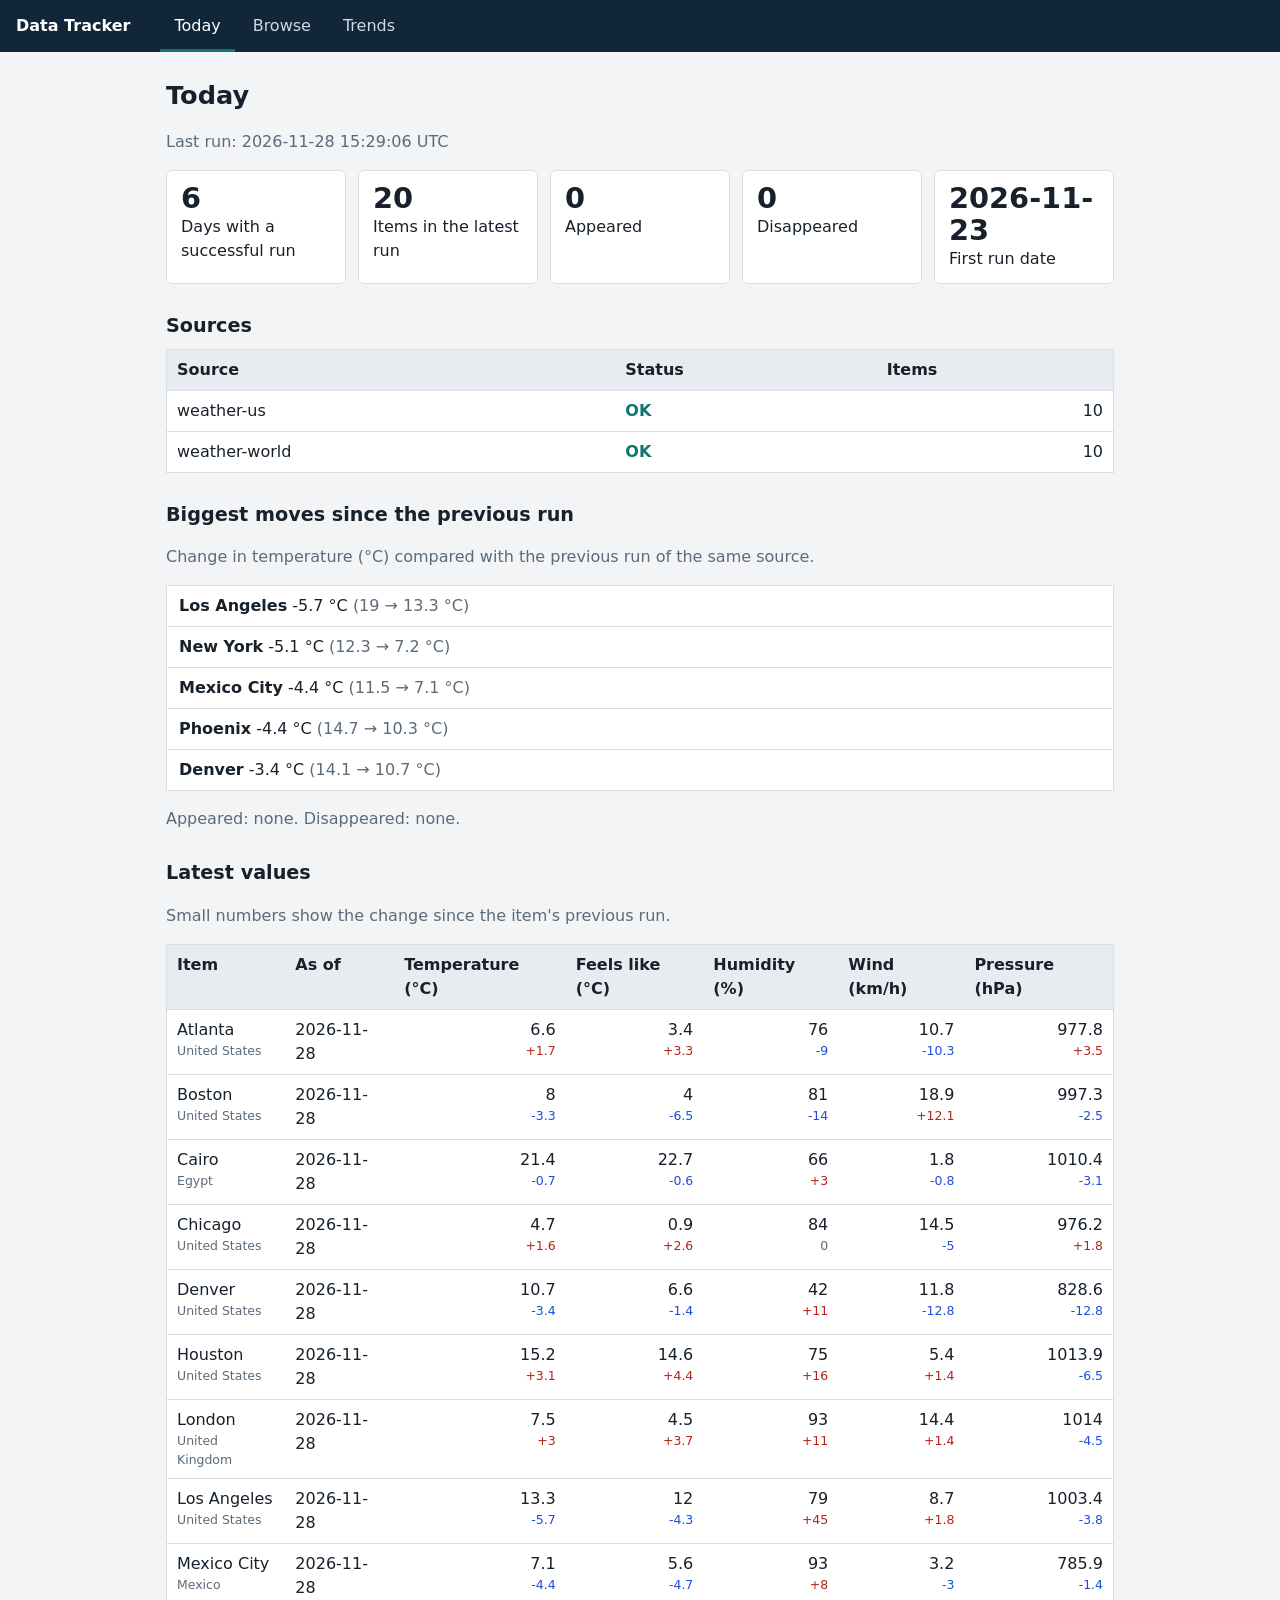
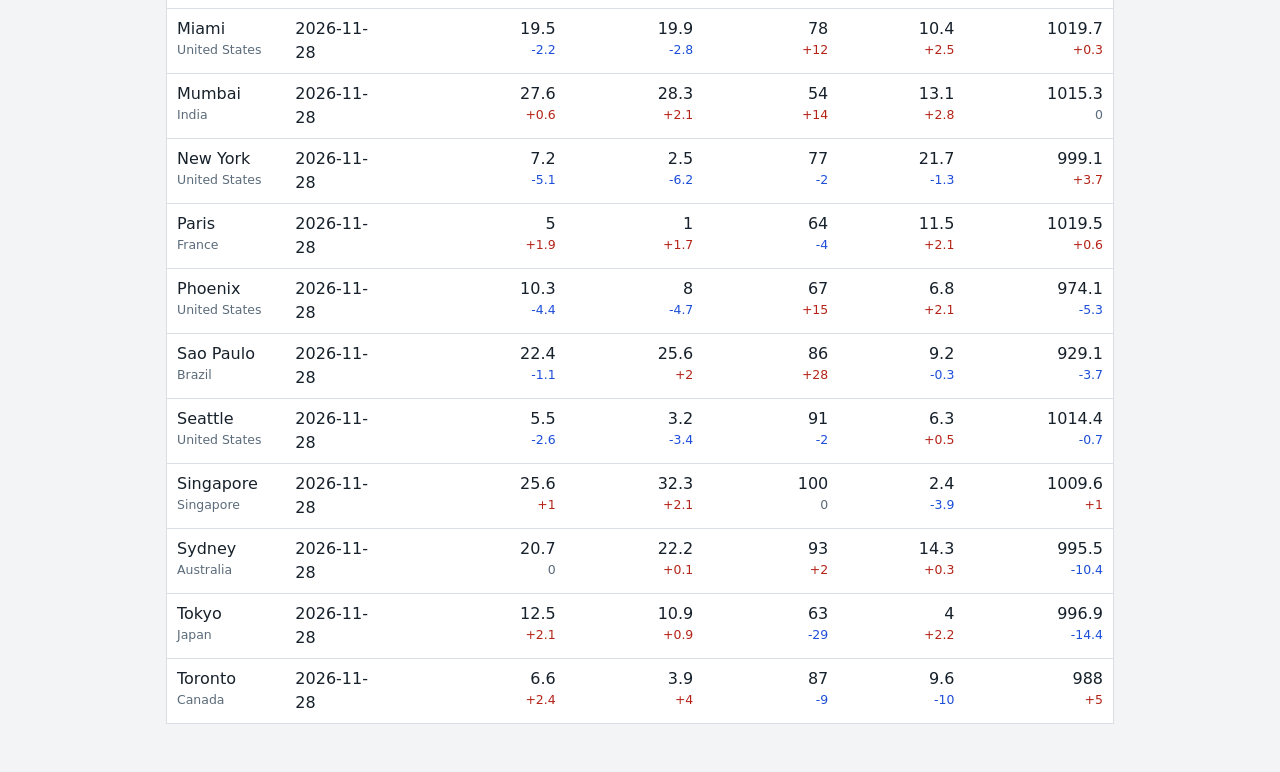
<file: index.html>
<!doctype html>
<html lang="en">
<head>
<meta charset="utf-8">
<meta name="viewport" content="width=device-width, initial-scale=1">
<title>Today - Data Tracker</title>
<meta name="theme-color" content="#12263a">
<link rel="manifest" href="manifest.webmanifest">
<link rel="icon" href="icon-192.png">
<link rel="apple-touch-icon" href="icon-192.png">
<link rel="stylesheet" href="style.css">
</head>
<body>
<nav id="nav"></nav>
<main>
<h1>Today</h1>
<p class="muted">Last run: <span id="runtime">loading...</span></p>
<p id="msg" class="msg" hidden></p>
<div id="counts" class="counts"></div>
<h2>Sources</h2>
<div class="wrap"><table><thead><tr><th>Source</th><th>Status</th><th class="num">Items</th></tr></thead><tbody id="sources"></tbody></table></div>
<h2>Biggest moves since the previous run</h2>
<p class="muted">Change in temperature (°C) compared with the previous run of the same source.</p>
<ul id="moves" class="postings moves"></ul>
<p class="muted" id="changes"></p>
<h2>Latest values</h2>
<p class="muted">Small numbers show the change since the item's previous run.</p>
<div class="wrap"><table><thead><tr id="headrow"></tr></thead><tbody id="latest"></tbody></table></div>
</main>
<script src="app.js"></script>
<script src="today.js"></script>
</body>
</html>
</file>
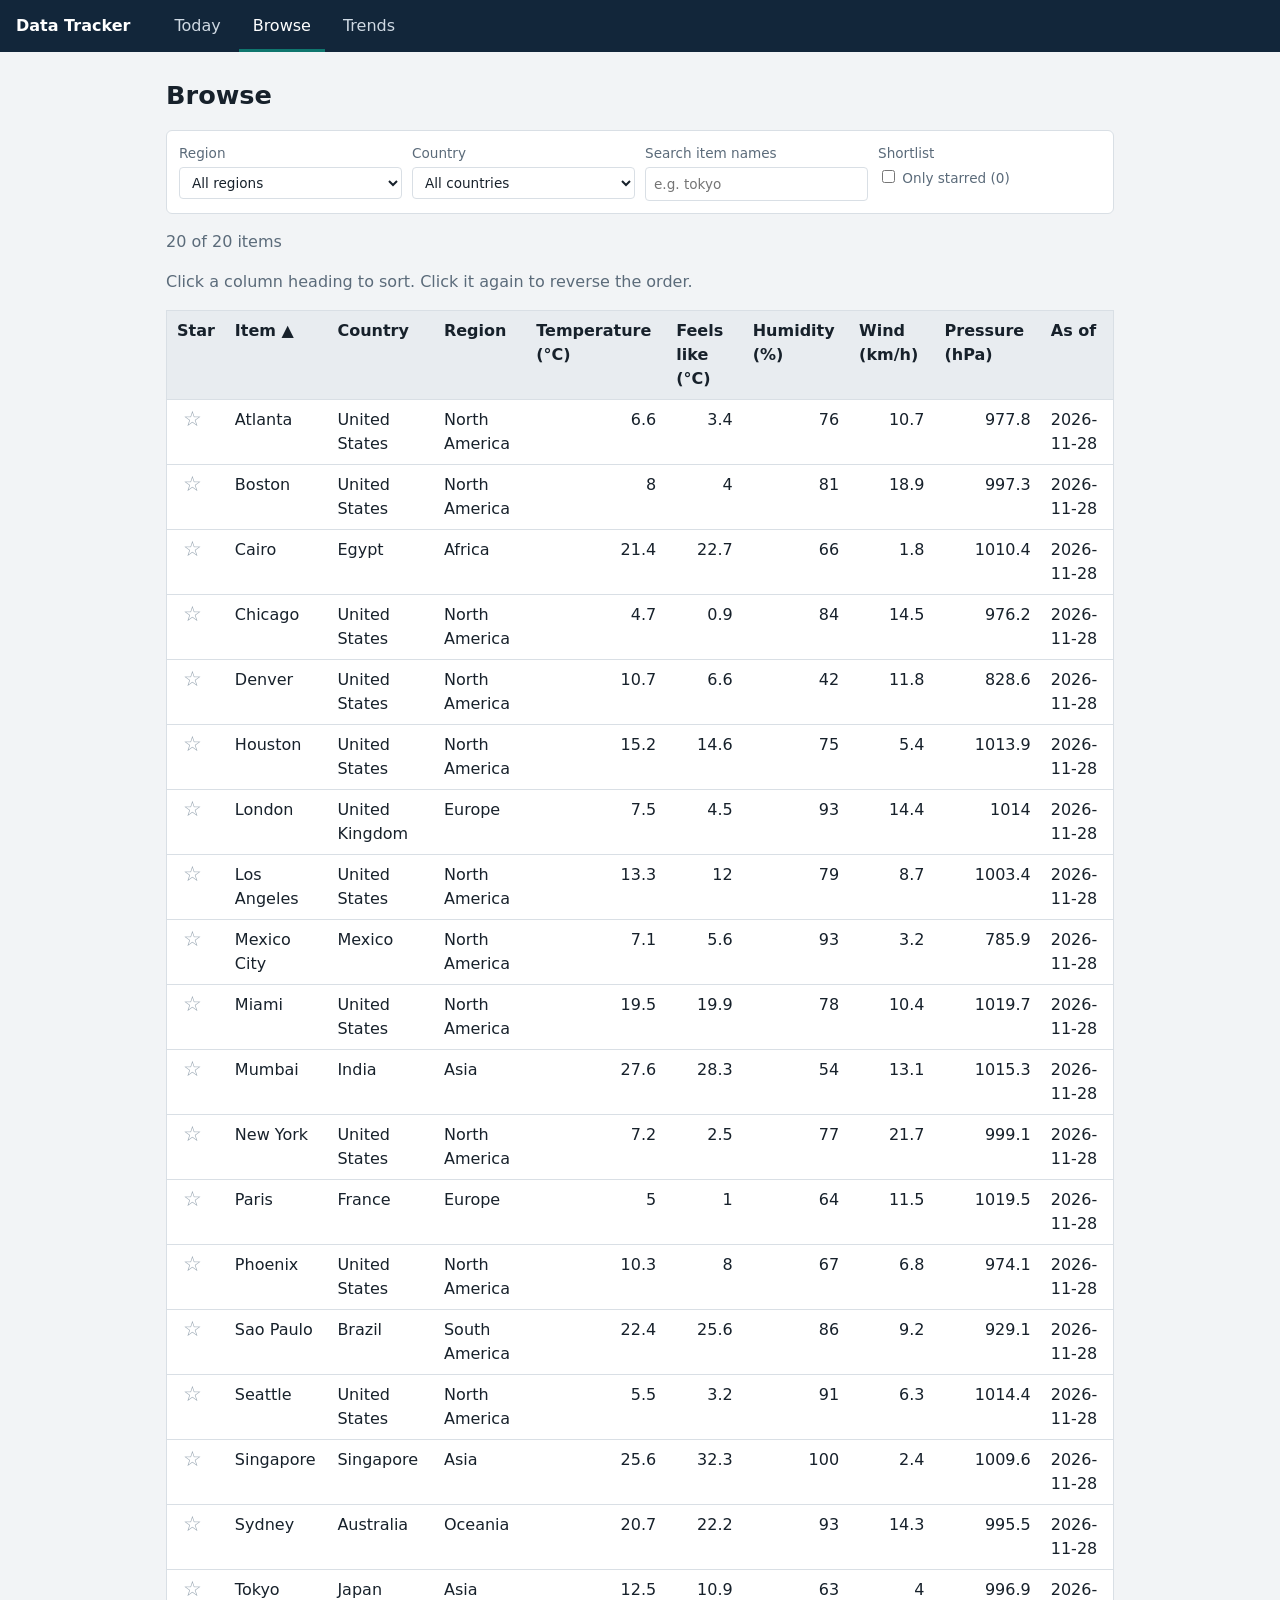
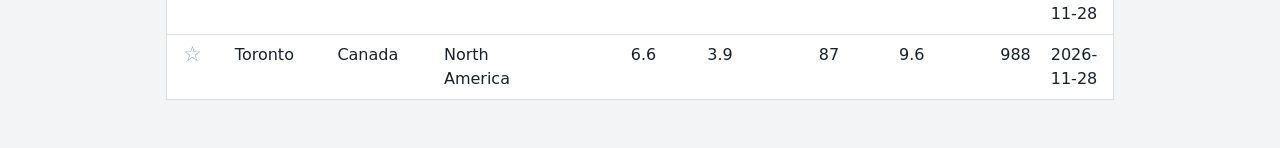
<file: browse.html>
<!doctype html>
<html lang="en">
<head>
<meta charset="utf-8">
<meta name="viewport" content="width=device-width, initial-scale=1">
<title>Browse - Data Tracker</title>
<meta name="theme-color" content="#12263a">
<link rel="manifest" href="manifest.webmanifest">
<link rel="icon" href="icon-192.png">
<link rel="apple-touch-icon" href="icon-192.png">
<link rel="stylesheet" href="style.css">
</head>
<body>
<nav id="nav"></nav>
<main>
<h1>Browse</h1>
<p id="msg" class="msg" hidden></p>
<div class="controls">
  <label>Region<select id="region"><option value="">All regions</option></select></label>
  <label>Country<select id="country"><option value="">All countries</option></select></label>
  <label>Search item names<input id="q" type="search" placeholder="e.g. tokyo"></label>
  <label>Shortlist<span><input id="short" type="checkbox"> Only starred (<span id="shortcount">0</span>)</span></label>
</div>
<p class="muted" id="count"></p>
<p class="muted">Click a column heading to sort. Click it again to reverse the order.</p>
<div class="wrap"><table><thead><tr id="headrow"></tr></thead><tbody id="rows"></tbody></table></div>
</main>
<script src="app.js"></script>
<script src="browse.js"></script>
</body>
</html>
</file>
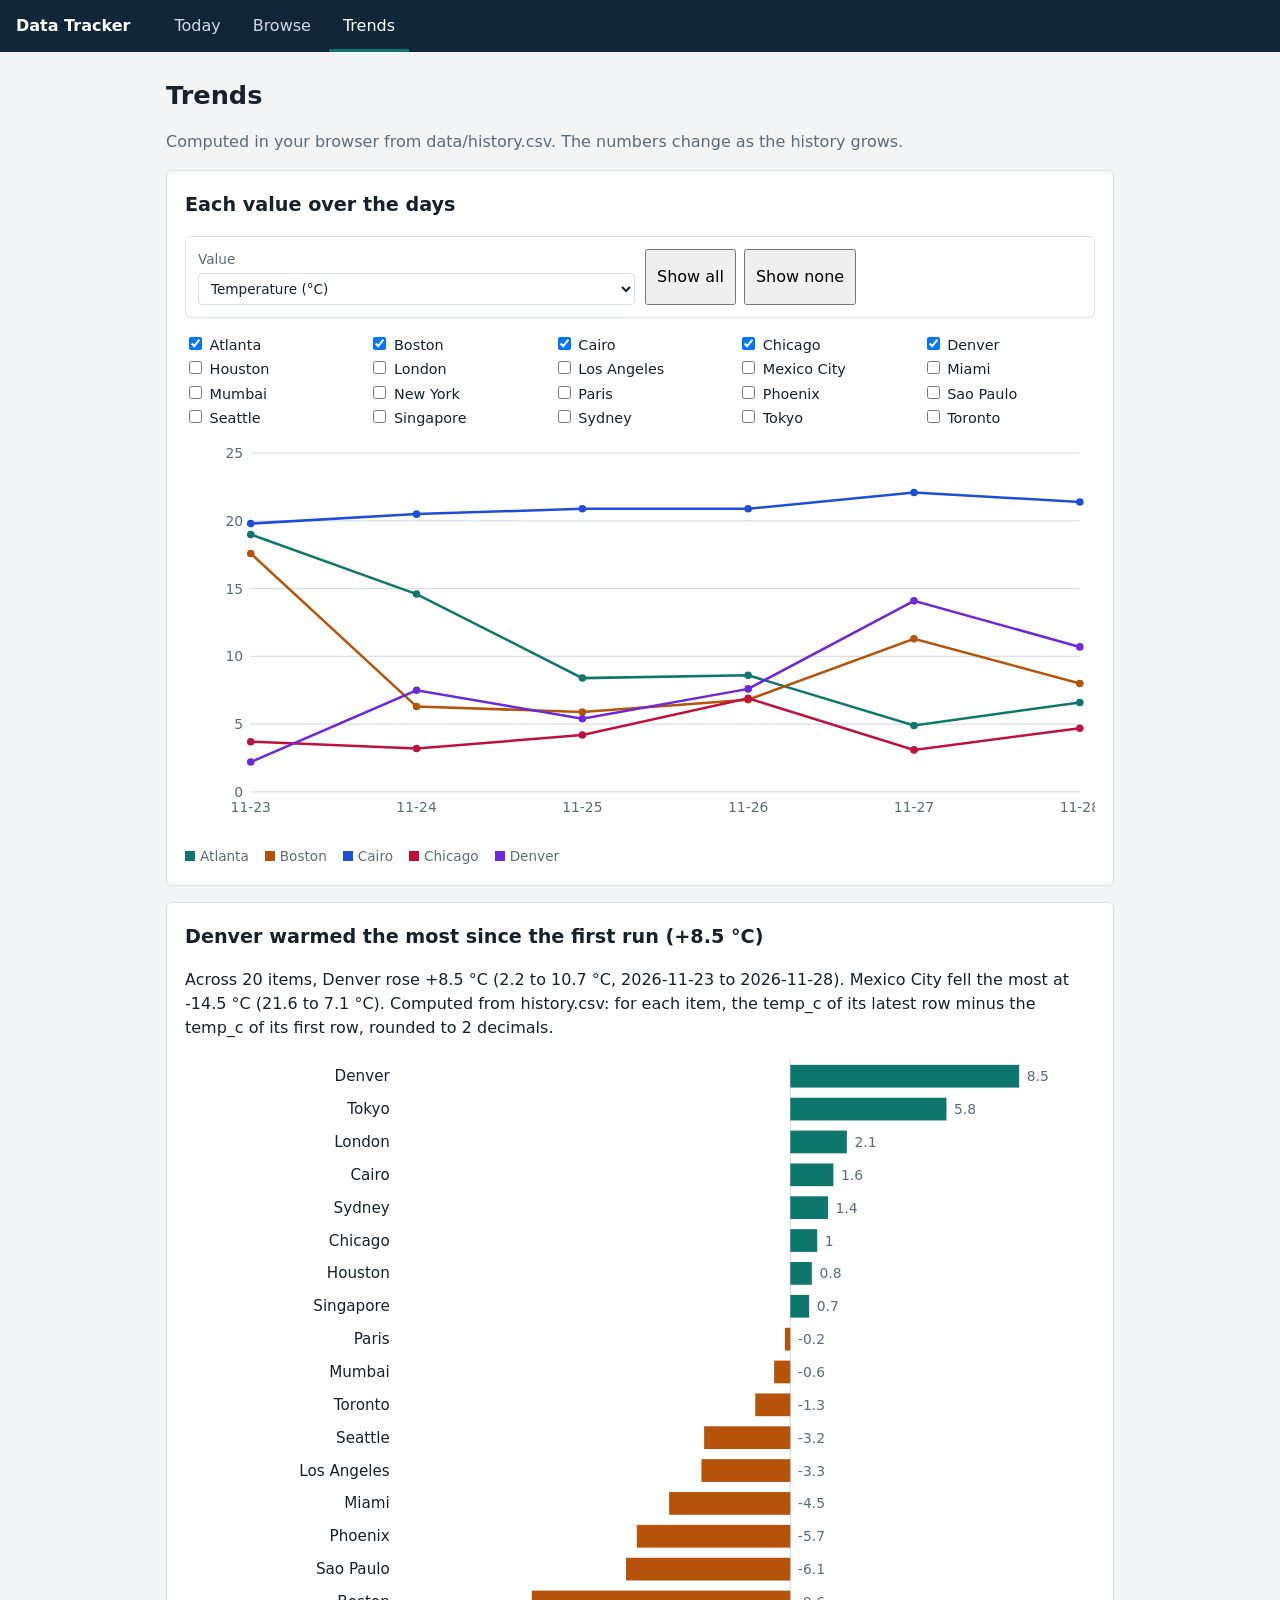
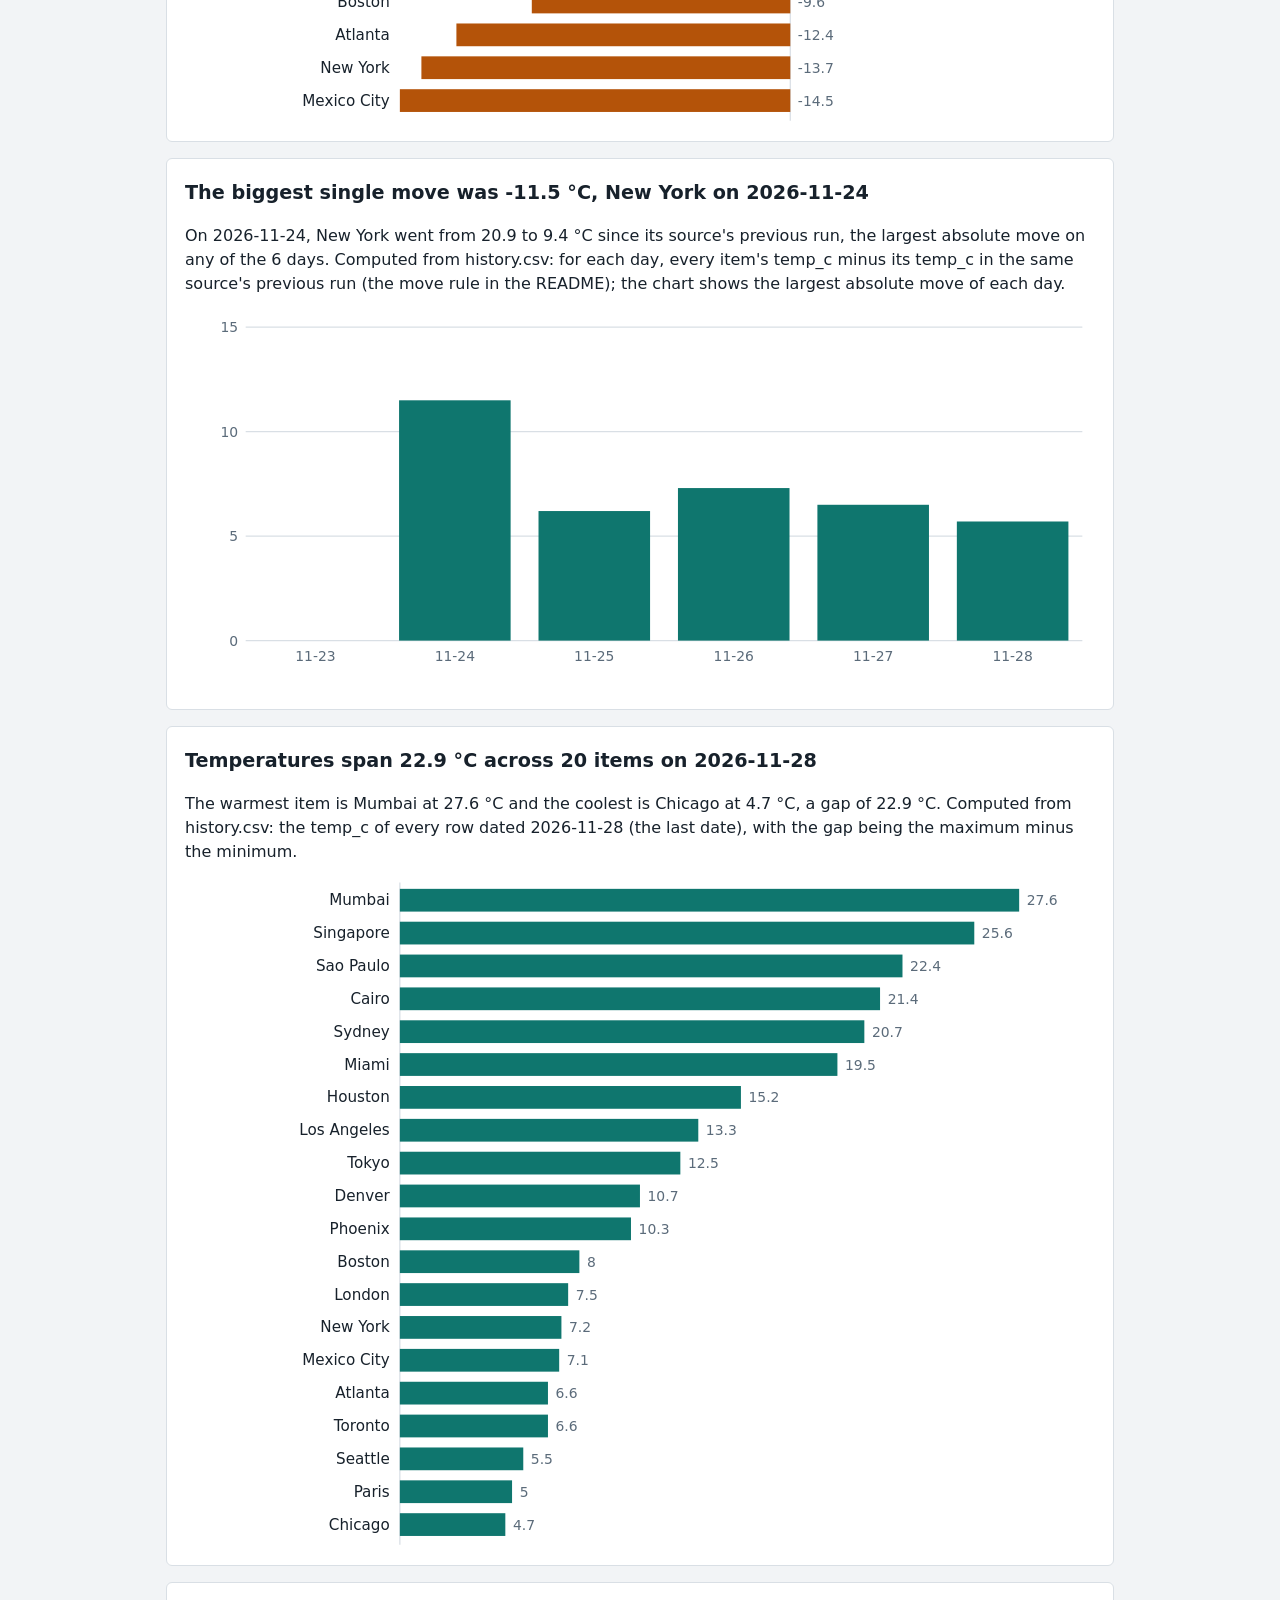
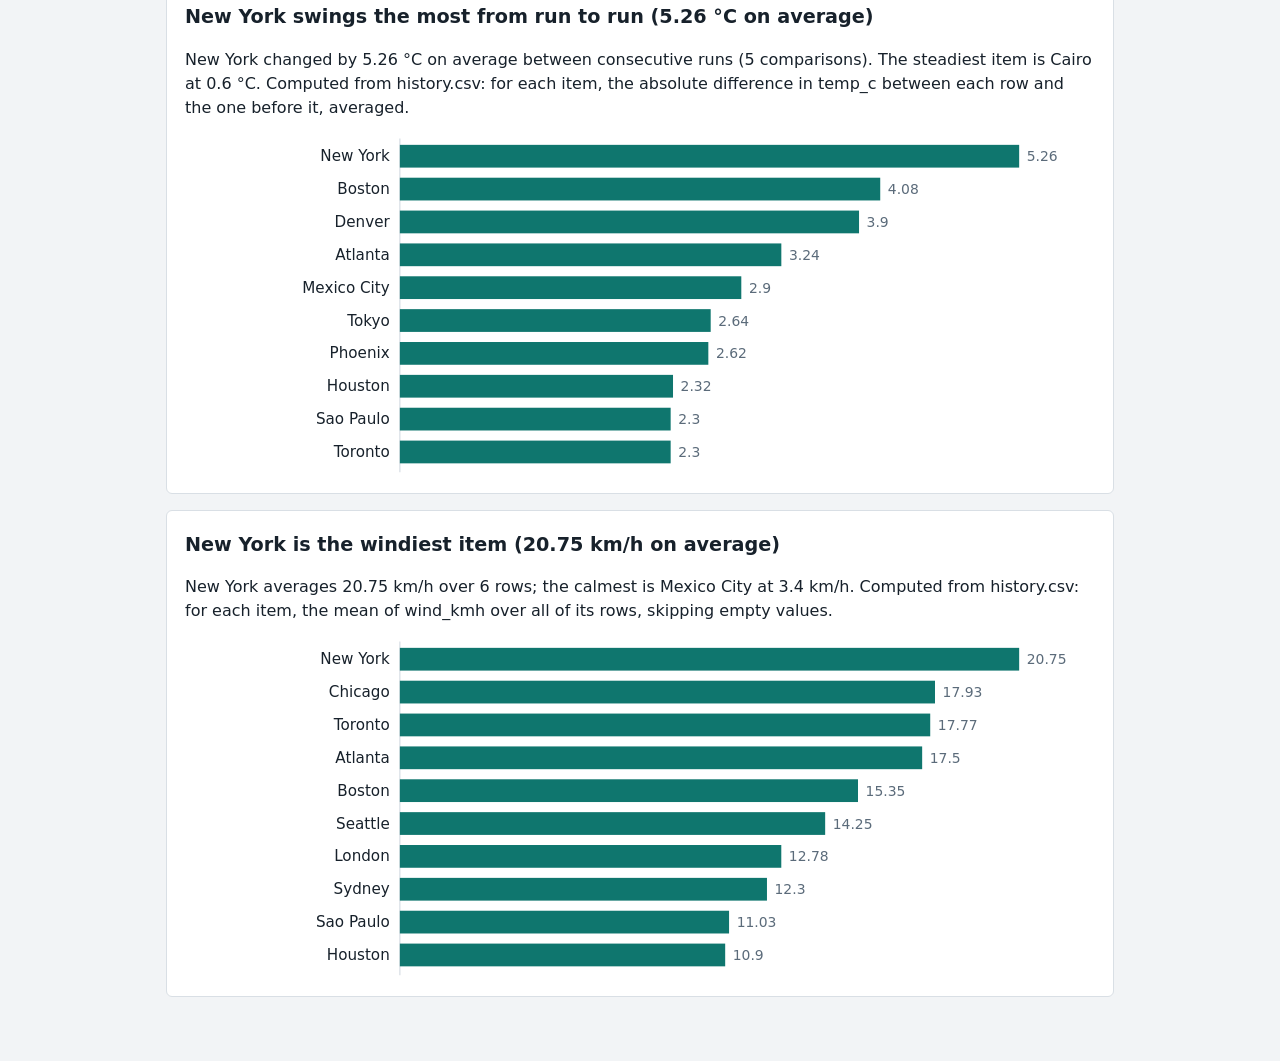
<file: trends.html>
<!doctype html>
<html lang="en">
<head>
<meta charset="utf-8">
<meta name="viewport" content="width=device-width, initial-scale=1">
<title>Trends - Data Tracker</title>
<meta name="theme-color" content="#12263a">
<link rel="manifest" href="manifest.webmanifest">
<link rel="icon" href="icon-192.png">
<link rel="apple-touch-icon" href="icon-192.png">
<link rel="stylesheet" href="style.css">
</head>
<body>
<nav id="nav"></nav>
<main>
<h1>Trends</h1>
<p class="muted">Computed in your browser from data/history.csv. The numbers change as the history grows.</p>
<p id="msg" class="msg" hidden></p>
<section class="report">
  <h2>Each value over the days</h2>
  <div class="controls">
    <label>Value<select id="value"></select></label>
    <div class="row-buttons"><button id="all">Show all</button><button id="none">Show none</button></div>
  </div>
  <div class="items" id="itemlist"></div>
  <div id="lines"></div>
</section>
<div id="sections"><p class="muted">Loading...</p></div>
</main>
<script src="app.js"></script>
<script src="charts.js"></script>
<script src="trends.js"></script>
</body>
</html>
</file>
<file: style.css>
:root {
  --ink: #17212b; --muted: #5b6b7a; --line: #d9dfe5; --paper: #ffffff; --wash: #f2f4f6;
  --nav: #12263a; --accent: #0f766e; --c1: #0f766e; --c2: #b45309; --bad: #b42318;
  --font: "Segoe UI", system-ui, -apple-system, "Helvetica Neue", Arial, sans-serif;
}
* { box-sizing: border-box; }
body { margin: 0; font: 16px/1.5 var(--font); color: var(--ink); background: var(--wash); }
nav { display: flex; gap: 4px; align-items: center; background: var(--nav); padding: 0 16px; flex-wrap: wrap; }
nav a { color: #cfd9e3; text-decoration: none; padding: 14px 14px; }
nav a:hover { color: #fff; }
nav a.active { color: #fff; box-shadow: inset 0 -3px 0 var(--accent); }
nav .brand { color: #fff; font-weight: 700; margin-right: 12px; padding-left: 0; }
main { max-width: 980px; margin: 0 auto; padding: 24px 16px 48px; }
h1 { font-size: 1.6rem; margin: 0 0 4px; }
h2 { font-size: 1.2rem; margin: 28px 0 8px; }
.muted { color: var(--muted); }
.msg { padding: 12px 14px; background: #fff4e5; border: 1px solid #f0c27b; border-radius: 6px; }
.counts { display: grid; grid-template-columns: repeat(auto-fit, minmax(160px, 1fr)); gap: 12px; margin: 16px 0; }
.count { background: var(--paper); border: 1px solid var(--line); border-radius: 6px; padding: 12px 14px; }
.count b { display: block; font-size: 1.8rem; line-height: 1.1; }
table { width: 100%; border-collapse: collapse; background: var(--paper); border: 1px solid var(--line); }
th, td { text-align: left; padding: 8px 10px; border-bottom: 1px solid var(--line); vertical-align: top; }
th { background: #e8ecf0; font-weight: 600; }
.ok { color: var(--accent); font-weight: 600; } .fail { color: var(--bad); font-weight: 600; }
ul.postings { list-style: none; margin: 0; padding: 0; background: var(--paper); border: 1px solid var(--line); }
ul.postings li { padding: 8px 12px; border-bottom: 1px solid var(--line); }
ul.postings li:last-child { border-bottom: 0; }
a { color: #0b5cad; }
.controls { display: grid; grid-template-columns: repeat(auto-fit, minmax(170px, 1fr)); gap: 10px; background: var(--paper); border: 1px solid var(--line); border-radius: 6px; padding: 12px; margin: 16px 0; }
.controls label { display: flex; flex-direction: column; font-size: .85rem; color: var(--muted); gap: 3px; }
.controls input, .controls select { font: inherit; padding: 6px 8px; border: 1px solid var(--line); border-radius: 4px; color: var(--ink); background: #fff; }
.seg { display: flex; } .seg button { flex: 1; font: inherit; padding: 6px 8px; border: 1px solid var(--line); background: #fff; cursor: pointer; }
.seg button.on { background: var(--accent); border-color: var(--accent); color: #fff; }
.star { font-size: 1.3rem; line-height: 1; border: 0; background: none; cursor: pointer; color: #9aa7b3; }
.star.on { color: #d99a00; }
.more { margin: 12px 0; font: inherit; padding: 8px 14px; cursor: pointer; }
.wrap { overflow-x: auto; }
section.report { background: var(--paper); border: 1px solid var(--line); border-radius: 6px; padding: 4px 18px 18px; margin: 16px 0; }
section.report h2 { margin-top: 16px; }
svg.chart { width: 100%; height: auto; display: block; }
svg.chart .grid { stroke: var(--line); stroke-width: 1; }
svg.chart .ax { font-size: 11px; fill: var(--muted); }
svg.chart .lbl { font-size: 12px; fill: var(--ink); }
svg.chart .bar.c1 { fill: var(--c1); } svg.chart .bar.c2 { fill: var(--c2); }
.legend { display: flex; gap: 16px; font-size: .85rem; color: var(--muted); margin-top: 4px; }
.legend i { display: inline-block; width: 10px; height: 10px; margin-right: 5px; }
:focus-visible { outline: 3px solid #2f80ed; outline-offset: 2px; }
td.num { text-align: right; white-space: nowrap; font-variant-numeric: tabular-nums; }
.delta { display: block; font-size: .78rem; color: var(--muted); }
.delta.up { color: #b42318; } .delta.down { color: #1d4ed8; }
button.sort { font: inherit; font-weight: 600; background: none; border: 0; cursor: pointer; padding: 0; color: inherit; text-align: left; }
.items { display: grid; grid-template-columns: repeat(auto-fill, minmax(150px, 1fr)); gap: 2px 12px; margin: 8px 0; }
.items label { flex-direction: row; align-items: center; gap: 6px; color: var(--ink); font-size: .9rem; }
.items input { width: auto; }
.row-buttons { display: flex; gap: 8px; flex-wrap: wrap; }
.row-buttons button { font: inherit; padding: 4px 10px; cursor: pointer; }
.moves li b { font-variant-numeric: tabular-nums; }
.legend { flex-wrap: wrap; row-gap: 4px; }
</file>
